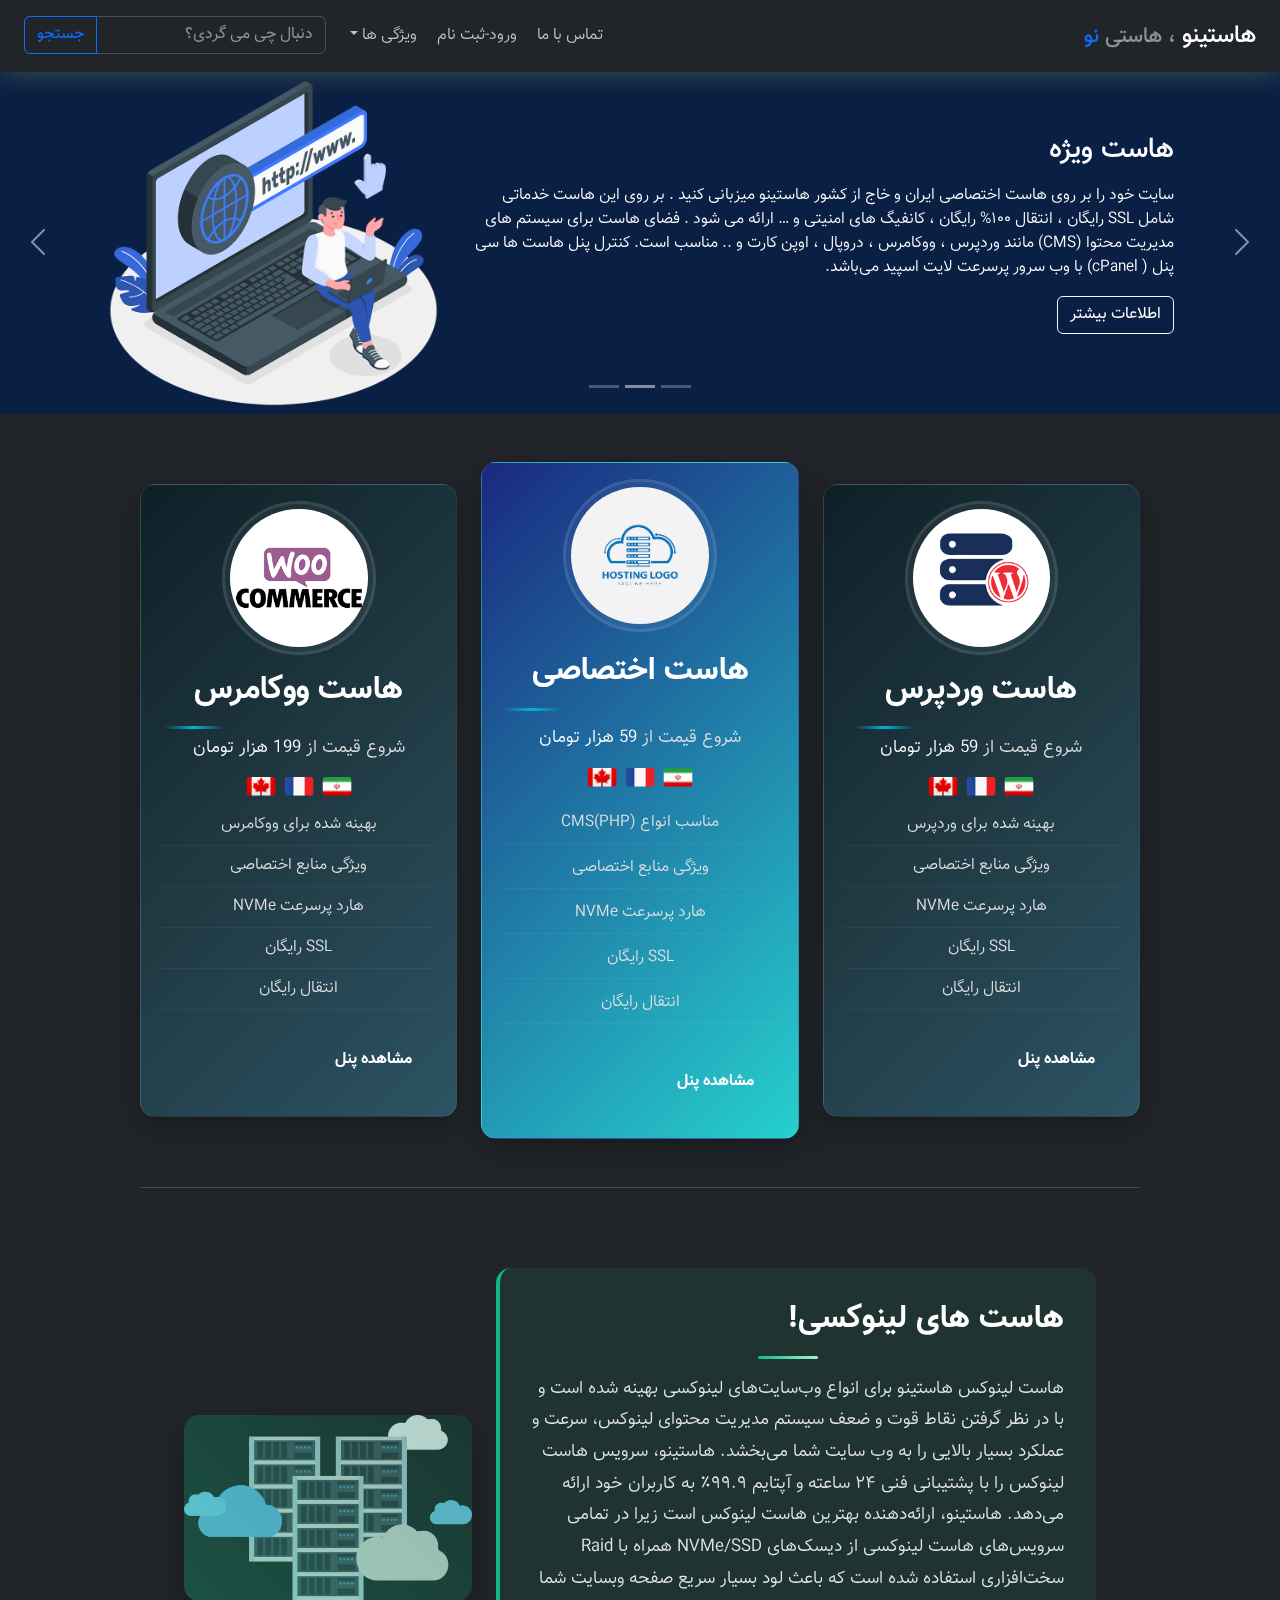
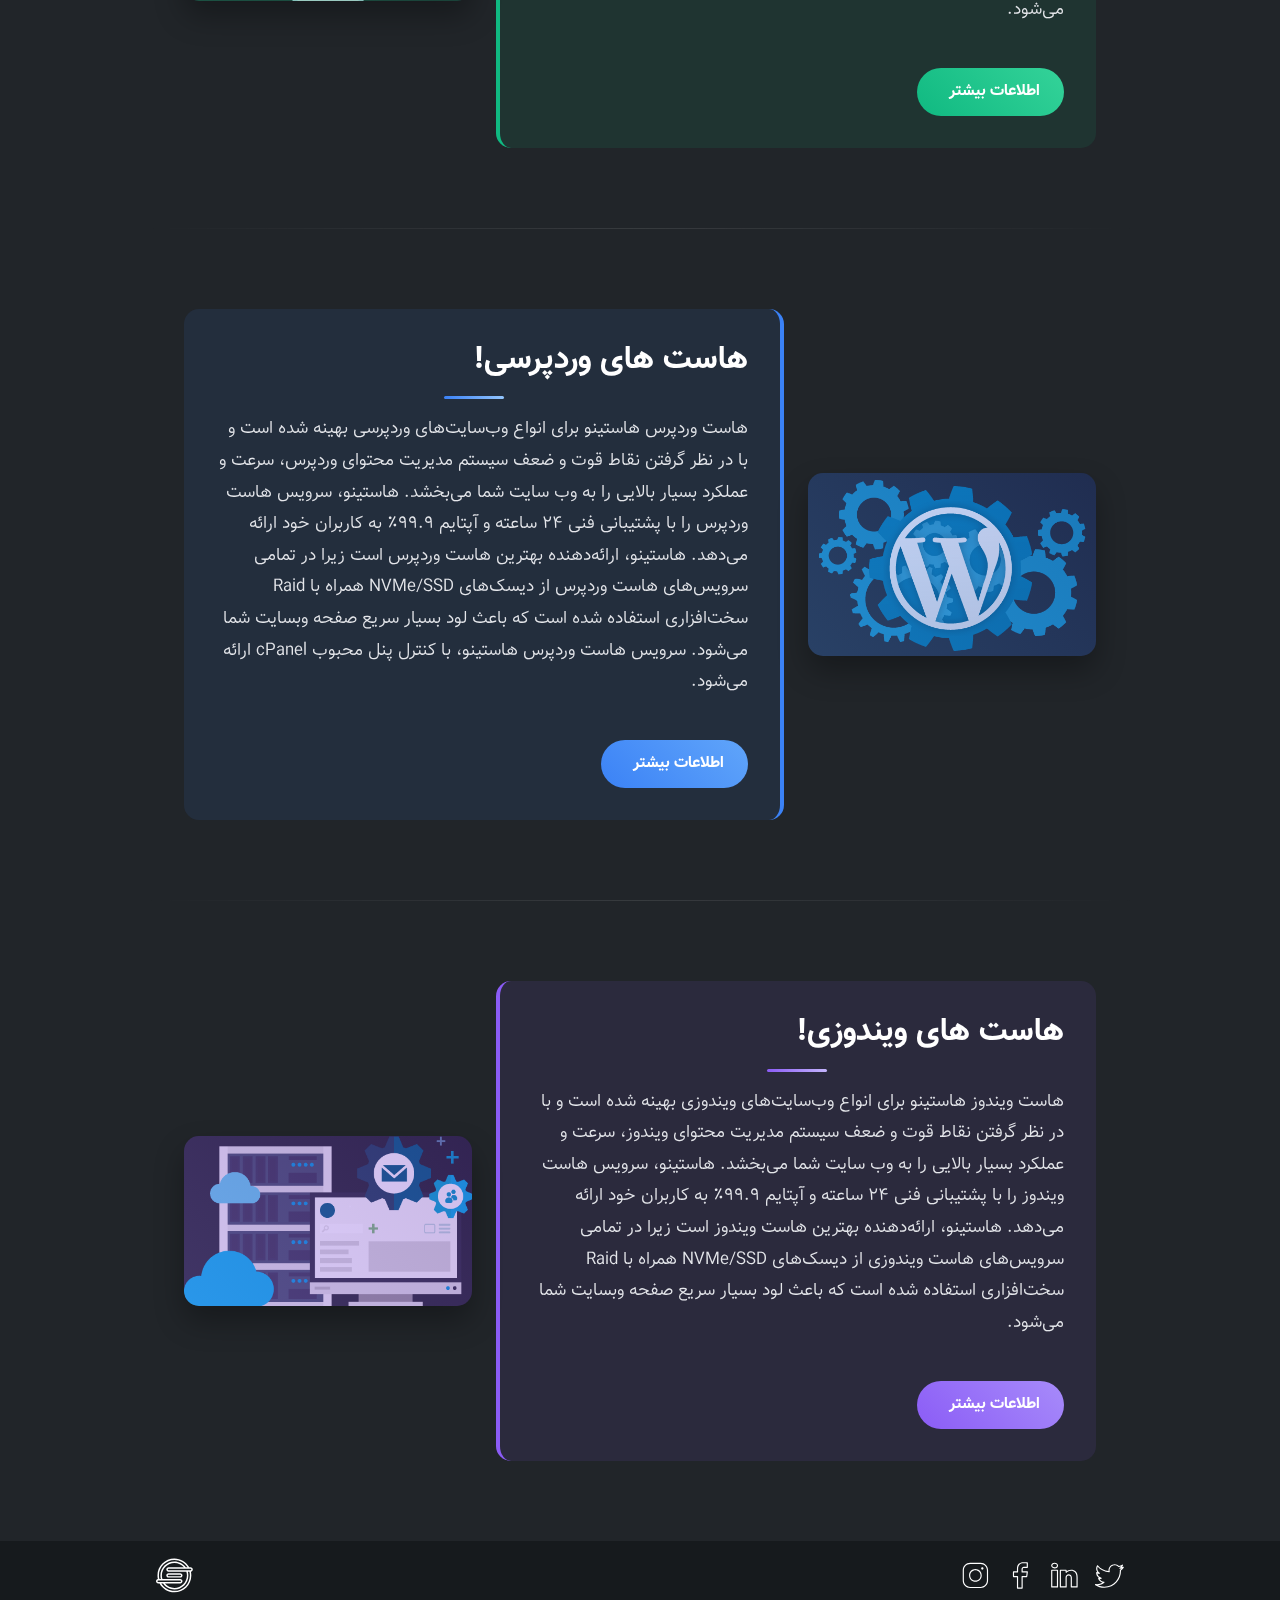
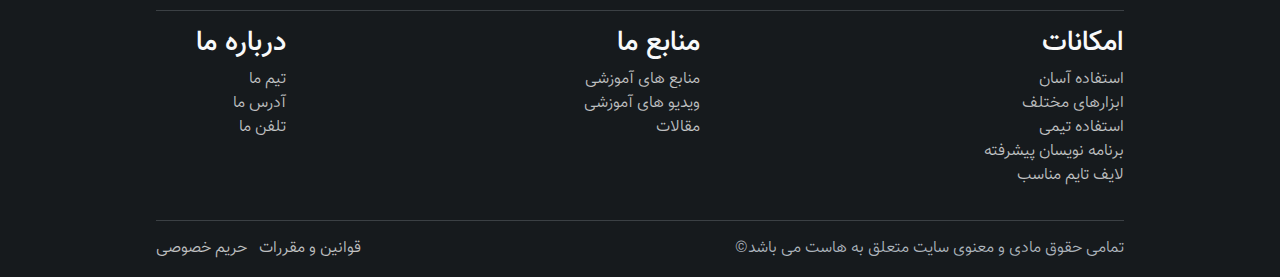
<file: index.html>
<!DOCTYPE html>
<html lang="fa" data-bs-theme="dark" dir="rtl">
<head>
    <meta charset="UTF-8">
    <meta name="viewport" content="width=device-width, initial-scale=1.0">
    <title>Hostino-landingpage</title>
    <link rel="icon" href="./style/images/icons8-ioxhost-32.png">
    <link rel="stylesheet" href="https://cdnjs.cloudflare.com/ajax/libs/font-awesome/6.4.0/css/all.min.css" integrity="sha512-iecdLmaskl7CVkqkXNQ/ZH/XLlvWZOJyj7Yy7tcenmpD1ypASozpmT/E0iPtmFIB46ZmdtAc9eNBvH0H/ZpiBw==" crossorigin="anonymous" referrerpolicy="no-referrer" />
    <link rel="stylesheet" href="./style/fonts/vazir.css">
    <link rel="stylesheet" href="./style/css/bootstrap.rtl.min.css">
    <link rel="stylesheet" href="./style/css/style.css">
</head>

<style>
    .hosting-card {
        background: linear-gradient(135deg, #0f2027 0%, #203a43 50%, #2c5364 100%);
        border: 1px solid rgba(255, 255, 255, 0.1);
        border-radius: 15px;
        box-shadow: 0 10px 30px rgba(0, 0, 0, 0.3);
        transition: all 0.3s ease;
        color: #e0e0e0;
        position: relative;
        overflow: hidden;
    }
    
    .hosting-card::before {
        content: '';
        position: absolute;
        top: -2px;
        left: -2px;
        right: -2px;
        bottom: -2px;
        background: linear-gradient(45deg, #00b4db, #0083b0, #00b4db);
        z-index: -1;
        border-radius: 16px;
        opacity: 0.7;
        transition: opacity 0.3s ease;
    }
    
    .hosting-card:hover {
        transform: translateY(-5px);
        box-shadow: 0 15px 35px rgba(0, 0, 0, 0.4);
    }
    
    .hosting-card:hover::before {
        opacity: 1;
    }
    
    .featured-card {
        background: linear-gradient(135deg, #1a2980 0%, #26d0ce 100%);
    }
    
    .featured-card::before {
        background: linear-gradient(45deg, #ff8a00, #e52e71, #ff8a00);
    }
    
    .hosting-img {
        width: 100px;
        height: 100px;
        object-fit: contain;
        border: 3px solid rgba(255, 255, 255, 0.1);
        padding: 5px;
        background: rgba(255, 255, 255, 0.05);
        transition: all 0.3s ease;
    }
    
    .hosting-card:hover .hosting-img {
        transform: scale(1.05);
        border-color: rgba(255, 255, 255, 0.3);
    }
    
    .hosting-title {
        font-weight: 700;
        color: #fff;
        position: relative;
        padding-bottom: 10px;
    }
    
    .hosting-title::after {
        content: '';
        position: absolute;
        bottom: 0;
        left: 50%;
        transform: translateX(-50%);
        width: 50px;
        height: 2px;
        background: linear-gradient(to right, transparent, #00b4db, transparent);
    }
    
    .hosting-price {
        display: block;
        margin-bottom: 15px;
        font-size: 1.1rem;
    }
    
    .hosting-features li {
        padding: 8px 0;
        border-bottom: 1px solid rgba(255, 255, 255, 0.05);
        transition: all 0.2s ease;
    }
    
    .hosting-features li:hover {
        background: rgba(255, 255, 255, 0.03);
        padding-left: 5px;
    }
    
    .hosting-btn {
        background: transparent;
        border: 2px solid rgba(255, 255, 255, 0.2);
        color: #fff;
        font-weight: 600;
        border-radius: 30px;
        padding: 10px;
        transition: all 0.3s ease;
        margin-top: 10px;
    }
    
    .hosting-btn:hover {
        background: rgba(255, 255, 255, 0.1);
        border-color: #00b4db;
        color: #fff;
        transform: translateY(-2px);
    }
    
    .image-flags {
        width: 30px;
        height: 20px;
        object-fit: cover;
        border-radius: 3px;
        transition: transform 0.3s ease;
    }
    
    .image-flags:hover {
        transform: scale(1.2);
    }
</style>
<body>
    <header>
        <div class="navbar navbar-expand-lg px-4 py-3 box-shadow-wide fixed-top bg-dark">
            <h1 class="navbar-brand fs-4 mb-0">هاستینو<small class="text-muted"> ، هاستی <span class="text-primary">نو</span></small></h1>
            <button class="navbar-toggler" type="button" data-bs-target="#navbarHeader" data-bs-toggle="offcanvas">
                <span class="fa-solid fa-bars"></span>
            </button>
            <div class="offcanvas offcanvas-start" id="navbarHeader">
                <div class="offcanvas-header">
                    <h2 class="offcanvas-title">هاستینو</h2>
                    <button class="btn-close btn-close-white" type="button" data-bs-target="#navbarHeader" data-bs-toggle="offcanvas"></button>
                </div>
                <div class="offcanvas-body">
                    <ul class="navbar-nav gap-1 m-0 ms-auto me-3">
                        <li class="nav-item">
                            <a href="https://parsamoloody.github.io/hostino/contactus" class="nav-link link-light link-opacity-75 link-opacity-100-hover">تماس با ما</a>
                        </li>
                        <li class="nav-item">
                            <a href="#" class="nav-link link-light link-opacity-75 link-opacity-100-hover">ورود-ثبت نام</a>
                        </li>
                        <li class="nav-item dropdown">
                            <a href="#" class="nav-link link-light link-opacity-75 link-opacity-100-hover dropdown-toggle" data-bs-toggle="dropdown">ویژگی ها</a>
                            <ul class="dropdown-menu mb-3 mb-lg-0">
                                <li>
                                    <a class="dropdown-item link-light link-opacity-75 link-opacity-100-hover" href="#">استفاده آسان</a>
                                </li>
                                <li>
                                    <a class="dropdown-item link-light link-opacity-75 link-opacity-100-hover" href="#">ابزارهای مختلف</a>
                                </li>
                                <li>
                                    <a class="dropdown-item link-light link-opacity-75 link-opacity-100-hover" href="#">استفاده تیمی</a>
                                </li>
                            </ul>
                        </li>
                    </ul>
                    <form action="#">
                        <div class="input-group">
                            <input class="form-control rounded-0 rounded-start" type="text" placeholder="دنبال چی می گردی؟">
                            <button class="btn btn-outline-primary rounded-0 rounded-end" type="submit">جستجو</button>
                        </div>
                    </form>
                </div>
            </div>
        </div>
    </header>

    <main>
        <div class="carousel slide" id="mainCarousel">
            <div class="carousel-indicators d-none d-lg-flex">
                <button type="button" data-bs-target="#mainCarousel" data-bs-slide-to="0"></button>
                <button class="active" type="button" data-bs-target="#mainCarousel" data-bs-slide-to="1"></button>
                <button type="button" data-bs-target="#mainCarousel" data-bs-slide-to="2"></button>
            </div>
            <div class="carousel-inner">
                <div class="carousel-item">
                    <div class="container-fluid">
                        <div class="row flex-column flex-md-row-reverse align-items-center justify-content-between">
                            <div class="col-sm-9 col-md-6 col-lg-4">
                                <img class="d-block w-100 mx-auto" src="./style/images/img-1.png" alt="host image">
                            </div>
                            <div class="carousel-caption p-0 py-lg-4 px-lg-3 col-md-6 col-lg-8 text-start text-white">
                                <h3 class="mb-lg-3">هاست رایگان</h3>
                                <p>سایت خود را بر روی هاست اختصاصی ایران و خاج از کشور هاستینو میزبانی کنید . بر روی این هاست خدماتی شامل SSL رایگان ، انتقال ۱۰۰% رایگان ، کانفیگ های امنیتی و … ارائه می شود . فضای هاست برای سیستم های مدیریت محتوا (CMS) مانند وردپرس ، ووکامرس ، دروپال ، اوپن کارت و .. مناسب است. کنترل پنل هاست ها سی پنل ( cPanel) با وب سرور پرسرعت لایت اسپید می‌باشد.</p>
                                <button class="btn btn-outline-light mb-3">اطلاعات بیشتر</button>
                            </div>
                        </div>
                    </div>
                </div>
                <div class="carousel-item active">
                    <div class="container-fluid">
                        <div class="row flex-column flex-md-row-reverse align-items-center justify-content-between">
                            <div class="col-sm-9 col-md-6 col-lg-4">
                                <img class="d-block w-100 mx-auto" src="./style/images/img-3.png" alt="host image">
                            </div>
                            <div class="carousel-caption p-0 py-lg-4 px-lg-3 col-md-6 col-lg-8 text-start text-white">
                                <h3 class="mb-lg-3">هاست ویژه</h3>
                                <p>سایت خود را بر روی هاست اختصاصی ایران و خاج از کشور هاستینو میزبانی کنید . بر روی این هاست خدماتی شامل SSL رایگان ، انتقال ۱۰۰% رایگان ، کانفیگ های امنیتی و … ارائه می شود . فضای هاست برای سیستم های مدیریت محتوا (CMS) مانند وردپرس ، ووکامرس ، دروپال ، اوپن کارت و .. مناسب است. کنترل پنل هاست ها سی پنل ( cPanel) با وب سرور پرسرعت لایت اسپید می‌باشد.</p>
                                <button class="btn btn-outline-light mb-3">اطلاعات بیشتر</button>
                            </div>
                        </div>
                    </div>
                </div>
                <div class="carousel-item">
                    <div class="container-fluid">
                        <div class="row flex-column flex-md-row-reverse align-items-center justify-content-between">
                            <div class="col-sm-9 col-md-6 col-lg-4">
                                <img class="d-block w-100 mx-auto" src="./style/images/img-2.png" alt="host image">
                            </div>
                            <div class="carousel-caption p-0 py-lg-4 px-lg-3 col-md-6 col-lg-8 text-start text-white">
                                <h3 class="mb-lg-3">هاست رایگان</h3>
                                <p>سایت خود را بر روی هاست اختصاصی ایران و خاج از کشور هاستینو میزبانی کنید . بر روی این هاست خدماتی شامل SSL رایگان ، انتقال ۱۰۰% رایگان ، کانفیگ های امنیتی و … ارائه می شود . فضای هاست برای سیستم های مدیریت محتوا (CMS) مانند وردپرس ، ووکامرس ، دروپال ، اوپن کارت و .. مناسب است. کنترل پنل هاست ها سی پنل ( cPanel) با وب سرور پرسرعت لایت اسپید می‌باشد.</p>
                                <button class="btn btn-outline-light mb-3">اطلاعات بیشتر</button>
                            </div>
                        </div>
                    </div>
                </div>
            </div>
            <button class="carousel-control-prev" data-bs-target="#mainCarousel" data-bs-slide="prev">
                <span class="carousel-control-prev-icon"></span>
            </button>
            <button class="carousel-control-next" data-bs-target="#mainCarousel" data-bs-slide="next">
                <span class="carousel-control-next-icon"></span>
            </button>
        </div>
        <div class="container main-container py-5"
    >
            <!-- Cards -->
            <div class="row align-items-center gy-3 gy-sm-0">
                <div class="col-sm-6 col-md-4 order-sm-0">
                    <div class="card py-3 px-1 text-center overflow-hidden hosting-card">
                        <img class="card-img-top rounded-circle mx-auto hosting-img" src="./style/images/wordpress.png" alt="Hostino photo">
                        <div class="card-body">
                             <h2 class="card-title mb-3 hosting-title">هاست وردپرس</h2>
                             <span class="hosting-price">شروع قیمت از<span class="text-white"> 59 هزار تومان</span></span>
                             <div class="d-flex justify-content-center align-items-center column-gap-2 mt-2">
                                <img class="image-flags" src="./style/images/ir.png.webp" alt="Iran photo">
                                <img class="image-flags" src="./style/images/france.png" alt="France photo">
                                <img class="image-flags" src="./style/images/ca.png.webp" alt="Canda photo">
                             </div>
                             <ul class="list-unstyled mt-2 hosting-features">
                                <li class="text-center"><span class="fa-solid fa-check text-success"></span>بهینه شده برای وردپرس</li>
                                <li class="text-center"><span class="fa-solid fa-check text-success"></span>ویژگی منابع اختصاصی</li>
                                <li class="text-center"><span class="fa-solid fa-check text-success"></span>هارد پرسرعت NVMe</li>
                                <li class="text-center"><span class="fa-solid fa-check text-success"></span>SSL رایگان</li>
                                <li class="text-center"><span class="fa-solid fa-check text-success"></span>انتقال رایگان</li>
                             </ul>
                             <a href="https://parsamoloody.github.io/hostino//products/wordpress.html" class="btn hosting-btn col-12">مشاهده پنل</a>
                        </div>
                    </div>
                </div>
                <div class="col-sm-8 col-md-4 order-sm-2 order-md-1 mt-sm-4 mt-md-0 mx-sm-auto">
                    <div class="card px-1 py-3 text-center overflow-hidden hosting-card featured-card">
                        <img class="card-img-top rounded-circle mx-auto mb-0 mb-md-1 hosting-img" src="./style/images/hosting-company-logo-design_717991-4.png" alt="Hostino photo">
                        <div class="card-body">
                             <h2 class="card-title text-white mb-3 mb-lg-4 hosting-title">هاست اختصاصی</h2>
                             <span class="hosting-price">شروع قیمت از<span class="text-white"> 59 هزار تومان</span></span>
                             <div class="d-flex justify-content-center align-items-center column-gap-2 mt-2 mt-md-3">
                                <img class="image-flags" src="./style/images/ir.png.webp" alt="Iran photo">
                                <img class="image-flags" src="./style/images/france.png" alt="France photo">
                                <img class="image-flags" src="./style/images/ca.png.webp" alt="Canda photo">
                             </div>
                             <ul class="list-unstyled mt-2 mt-md-3 mb-3 mb-md-4 hosting-features">
                                <li class="mb-0 mb-lg-1 text-center"><span class="fa-solid fa-check text-success"></span>مناسب انواع CMS(PHP)</li>
                                <li class="mb-0 mb-lg-1 text-center"><span class="fa-solid fa-check text-success"></span>ویژگی منابع اختصاصی</li>
                                <li class="mb-0 mb-lg-1 text-center"><span class="fa-solid fa-check text-success"></span>هارد پرسرعت NVMe</li>
                                <li class="mb-0 mb-lg-1 text-center"><span class="fa-solid fa-check text-success"></span>SSL رایگان</li>
                                <li class="mb-0 mb-lg-1 text-center"><span class="fa-solid fa-check text-success"></span>انتقال رایگان</li>
                             </ul>
                             <a href="https://parsamoloody.github.io/hostino/specifi.html" class="btn hosting-btn col-12">مشاهده پنل</a>
                        </div>
                    </div>
                </div>
                <div class="col-sm-6 col-md-4 order-sm-1 order-md-2">
                    <div class="card py-3 px-1 text-center overflow-hidden hosting-card">
                        <img class="card-img-top rounded-circle mx-auto hosting-img" src="./style/images/WooCommerce3.png" alt="Hostino photo">
                        <div class="card-body">
                             <h2 class="card-title mb-3 hosting-title">هاست ووکامرس</h2>
                             <span class="hosting-price">شروع قیمت از<span class="text-white"> 199 هزار تومان</span></span>
                             <div class="d-flex justify-content-center align-items-center column-gap-2 mt-2">
                                <img class="image-flags" src="./style/images/ir.png.webp" alt="Iran photo">
                                <img class="image-flags" src="./style/images/france.png" alt="France photo">
                                <img class="image-flags" src="./style/images/ca.png.webp" alt="Canda photo">
                             </div>
                             <ul class="list-unstyled mt-2 hosting-features">
                                <li class="text-center"><span class="fa-solid fa-check text-success"></span>بهینه شده برای ووکامرس</li>
                                <li class="text-center"><span class="fa-solid fa-check text-success"></span>ویژگی منابع اختصاصی</li>
                                <li class="text-center"><span class="fa-solid fa-check text-success"></span>هارد پرسرعت NVMe</li>
                                <li class="text-center"><span class="fa-solid fa-check text-success"></span>SSL رایگان</li>
                                <li class="text-center"><span class="fa-solid fa-check text-success"></span>انتقال رایگان</li>
                             </ul>
                             <a href="https://parsamoloody.github.io/hostino/woocamers.html" class="btn hosting-btn col-12">مشاهده پنل</a>
                        </div>
                    </div>
                </div>
            </div>

            <hr class="my-sm-4 my-md-5">
            <div class="hosting-section">
                <!-- Linux Hosting -->
                <div class="row align-items-center hosting-row">
                    <div class="col-sm-8 order-last order-sm-first">
                        <div class="hosting-content linux-content">
                            <h3 class="hosting-title">هاست های لینوکسی!</h3>
                            <p class="hosting-description">
                                هاست لینوکس هاستینو برای انواع وب‌سایت‌های لینوکسی بهینه شده است و با در نظر گرفتن نقاط قوت و ضعف سیستم مدیریت محتوای لینوکس، سرعت و عملکرد بسیار بالایی را به وب سایت شما می‌بخشد. هاستینو، سرویس هاست لینوکس را با پشتیبانی فنی ۲۴ ساعته و آپتایم ۹۹.۹٪ به کاربران خود ارائه می‌دهد. هاستینو، ارائه‌دهنده بهترین هاست لینوکس است زیرا در تمامی سرویس‌های هاست لینوکسی از دیسک‌های NVMe/SSD همراه با Raid سخت‌افزاری استفاده شده است که باعث لود بسیار سریع صفحه وبسایت شما می‌شود.
                            </p>
                            <a href="https://parsamoloody.github.io/hostino/products/linux.html" class="hosting-btn">اطلاعات بیشتر <i class="fas fa-arrow-left ms-2"></i></a>
                        </div>
                    </div>
                    <div class="col-sm-4 order-first order-sm-last">
                        <div class="hosting-image-container">
                            <img class="hosting-image" src="./style/images/Hosting-PNG-Cutout.png" alt="Linux hosting">
                            <div class="image-overlay linux-overlay"></div>
                        </div>
                    </div>
                </div>
            
                <div class="divider"></div>
            
                <!-- WordPress Hosting -->
                <div class="row align-items-center hosting-row">
                    <div class="col-sm-4">
                        <div class="hosting-image-container">
                            <img class="hosting-image" src="./style/images/wordpress (1).png" alt="WordPress hosting">
                            <div class="image-overlay wp-overlay"></div>
                        </div>
                    </div>
                    <div class="col-sm-8">
                        <div class="hosting-content wp-content">
                            <h3 class="hosting-title">هاست های وردپرسی!</h3>
                            <p class="hosting-description">
                                هاست وردپرس هاستینو برای انواع وب‌سایت‌های وردپرسی بهینه شده است و با در نظر گرفتن نقاط قوت و ضعف سیستم مدیریت محتوای وردپرس، سرعت و عملکرد بسیار بالایی را به وب سایت شما می‌بخشد. هاستینو، سرویس هاست وردپرس را با پشتیبانی فنی ۲۴ ساعته و آپتایم ۹۹.۹٪ به کاربران خود ارائه می‌دهد. هاستینو، ارائه‌دهنده بهترین هاست وردپرس است زیرا در تمامی سرویس‌های هاست وردپرس از دیسک‌های NVMe/SSD همراه با Raid سخت‌افزاری استفاده شده است که باعث لود بسیار سریع صفحه وبسایت شما می‌شود. سرویس هاست وردپرس هاستینو، با کنترل پنل محبوب cPanel ارائه می‌شود.
                            </p>
                            <a href="https://parsamoloody.github.io/hostino/products/wordpress.html" class="hosting-btn">اطلاعات بیشتر <i class="fas fa-arrow-left ms-2"></i></a>
                        </div>
                    </div>
                </div>
            
                <div class="divider"></div>
            
                <div class="row align-items-center hosting-row">
                    <div class="col-sm-8 order-last order-sm-first">
                        <div class="hosting-content windows-content">
                            <h3 class="hosting-title">هاست های ویندوزی!</h3>
                            <p class="hosting-description">
                                هاست ویندوز هاستینو برای انواع وب‌سایت‌های ویندوزی بهینه شده است و با در نظر گرفتن نقاط قوت و ضعف سیستم مدیریت محتوای ویندوز، سرعت و عملکرد بسیار بالایی را به وب سایت شما می‌بخشد. هاستینو، سرویس هاست ویندوز را با پشتیبانی فنی ۲۴ ساعته و آپتایم ۹۹.۹٪ به کاربران خود ارائه می‌دهد. هاستینو، ارائه‌دهنده بهترین هاست ویندوز است زیرا در تمامی سرویس‌های هاست ویندوزی از دیسک‌های NVMe/SSD همراه با Raid سخت‌افزاری استفاده شده است که باعث لود بسیار سریع صفحه وبسایت شما می‌شود.
                            </p>
                            <a href="https://parsamoloody.github.io/hostino/products/windows.html" class="hosting-btn">اطلاعات بیشتر <i class="fas fa-arrow-left ms-2"></i></a>
                        </div>
                    </div>
                    <div class="col-sm-4 order-first order-sm-last">
                        <div class="hosting-image-container">
                            <img class="hosting-image" src="./style/images/Hosting-PNG-Image.png" alt="Windows hosting">
                            <div class="image-overlay windows-overlay"></div>
                        </div>
                    </div>
                </div>
            </div>
            
            <style>
                .hosting-section {
/*  */
                }
            
                .hosting-row {
                    margin: 0 auto;
                    max-width: 1200px;
                    padding: 2rem;
                }
            
                .hosting-content {
                    padding: 2rem;
                    border-radius: 15px;
                    position: relative;
                    z-index: 1;
                    transition: all 0.4s ease;
                }
            
                .linux-content {
                    background: rgba(16, 185, 129, 0.1);
                    border-left: 4px solid #10b981;
                }
            
                .wp-content {
                    background: rgba(59, 130, 246, 0.1);
                    border-right: 4px solid #3b82f6;
                }
            
                .windows-content {
                    background: rgba(139, 92, 246, 0.1);
                    border-left: 4px solid #8b5cf6;
                }
            
                .hosting-title {
                    font-size: 2rem;
                    font-weight: 700;
                    margin-bottom: 1.5rem;
                    position: relative;
                    display: inline-block;
                }
            
                .hosting-title::after {
                    content: '';
                    position: absolute;
                    bottom: -10px;
                    left: 0;
                    width: 60px;
                    height: 3px;
                    border-radius: 3px;
                }
            
                .linux-content .hosting-title::after {
                    background: linear-gradient(to right, #10b981, #a7f3d0);
                }
            
                .wp-content .hosting-title::after {
                    background: linear-gradient(to right, #3b82f6, #93c5fd);
                }
            
                .windows-content .hosting-title::after {
                    background: linear-gradient(to right, #8b5cf6, #c4b5fd);
                }
            
                .hosting-description {
                    font-size: 1.1rem;
                    line-height: 1.8;
                    margin-bottom: 2rem;
                    color: #e5e7eb;
                }
            
                .hosting-btn {
                    display: inline-flex;
                    align-items: center;
                    padding: 0.75rem 1.5rem;
                    border-radius: 50px;
                    font-weight: 600;
                    text-decoration: none;
                    transition: all 0.3s ease;
                    position: relative;
                    overflow: hidden;
                    z-index: 1;
                    border: none;
                }
            
                .linux-content .hosting-btn {
                    background: linear-gradient(45deg, #10b981, #34d399);
                    color: white;
                }
            
                .wp-content .hosting-btn {
                    background: linear-gradient(45deg, #3b82f6, #60a5fa);
                    color: white;
                }
            
                .windows-content .hosting-btn {
                    background: linear-gradient(45deg, #8b5cf6, #a78bfa);
                    color: white;
                }
            
                .hosting-btn::before {
                    content: '';
                    position: absolute;
                    top: 0;
                    left: 0;
                    width: 100%;
                    height: 100%;
                    background: rgba(255, 255, 255, 0.1);
                    z-index: -1;
                    transform: scaleX(0);
                    transform-origin: right;
                    transition: transform 0.4s ease;
                }
            
                .hosting-btn:hover::before {
                    transform: scaleX(1);
                    transform-origin: left;
                }
            
                .hosting-btn:hover {
                    transform: translateY(-3px);
                    box-shadow: 0 10px 20px rgba(0, 0, 0, 0.2);
                }
            
                .hosting-image-container {
                    position: relative;
                    border-radius: 15px;
                    overflow: hidden;
                    box-shadow: 0 15px 30px rgba(0, 0, 0, 0.3);
                    transition: all 0.4s ease;
                }
            
                .hosting-image {
                    width: 100%;
                    height: auto;
                    display: block;
                    transition: transform 0.5s ease;
                }
            
                .image-overlay {
                    position: absolute;
                    top: 0;
                    left: 0;
                    width: 100%;
                    height: 100%;
                    opacity: 0.3;
                    transition: all 0.4s ease;
                }
            
                .linux-overlay {
                    background: linear-gradient(45deg, #10b981, #065f46);
                }
            
                .wp-overlay {
                    background: linear-gradient(45deg, #3b82f6, #1e40af);
                }
            
                .windows-overlay {
                    background: linear-gradient(45deg, #8b5cf6, #5b21b6);
                }
            
                .hosting-image-container:hover {
                    transform: translateY(-10px);
                }
            
                .hosting-image-container:hover .hosting-image {
                    transform: scale(1.05);
                }
            
                .hosting-image-container:hover .image-overlay {
                    opacity: 0.5;
                }
            
                .divider {
                    height: 1px;
                    background: linear-gradient(to right, transparent, rgba(255, 255, 255, 0.1), transparent);
                    margin: 3rem auto;
                    max-width: 1200px;
                }
            
                @media (max-width: 768px) {
                    .hosting-content {
                        padding: 1.5rem;
                        margin-top: 1.5rem;
                    }
                    
                    .hosting-title {
                        font-size: 1.7rem;
                    }
                    
                    .hosting-description {
                        font-size: 1rem;
                    }
                }
            </style>
        </div>
    </main>

    <footer>
        <div class="container p-3">
            <div class="d-flex justify-content-between align-items-center">
                <div class="d-flex column-gap-3">
                    <a href="#">
                        <svg class="text-light" xmlns="http://www.w3.org/2000/svg" xmlns:xlink="http://www.w3.org/1999/xlink" viewBox="0,0,256,256" width="70px" height="70px" fill-rule="nonzero"><g fill="#ffffff" fill-rule="nonzero" stroke="none" stroke-width="1" stroke-linecap="butt" stroke-linejoin="miter" stroke-miterlimit="10" stroke-dasharray="" stroke-dashoffset="0" font-family="none" font-weight="none" font-size="none" text-anchor="none" style="mix-blend-mode: normal"><g transform="scale(5.12,5.12)"><path d="M34.21875,5.46875c-5.98047,0 -10.84375,4.86328 -10.84375,10.84375c0,0.35938 0.08984,0.71094 0.125,1.0625c-7.39453,-0.70703 -13.93359,-4.26953 -18.375,-9.71875c-0.20703,-0.26172 -0.52734,-0.40234 -0.86328,-0.37891c-0.33203,0.02344 -0.62891,0.21484 -0.79297,0.50391c-0.93359,1.60547 -1.46875,3.45313 -1.46875,5.4375c0,2.40234 0.85938,4.60156 2.1875,6.40625c-0.25781,-0.11328 -0.53906,-0.17578 -0.78125,-0.3125c-0.30859,-0.16406 -0.67969,-0.15625 -0.98047,0.02344c-0.30078,0.17969 -0.48438,0.50391 -0.48828,0.85156v0.125c0,3.68359 1.90625,6.88281 4.71875,8.84375c-0.03125,-0.00391 -0.0625,0.00781 -0.09375,0c-0.34375,-0.05859 -0.69141,0.0625 -0.92187,0.32422c-0.23047,0.26172 -0.30469,0.625 -0.20312,0.95703c1.11719,3.47266 3.96875,6.125 7.5,7.09375c-2.8125,1.67188 -6.07422,2.65625 -9.59375,2.65625c-0.76172,0 -1.49219,-0.03906 -2.21875,-0.125c-0.46875,-0.0625 -0.91797,0.21094 -1.07422,0.65625c-0.16016,0.44531 0.01563,0.94141 0.41797,1.1875c4.51172,2.89453 9.86719,4.59375 15.625,4.59375c9.33203,0 16.65234,-3.89844 21.5625,-9.46875c4.91016,-5.57031 7.46875,-12.80469 7.46875,-19.5625c0,-0.28516 -0.02344,-0.5625 -0.03125,-0.84375c1.83203,-1.40234 3.46875,-3.04687 4.75,-4.96875c0.25391,-0.37109 0.22656,-0.86719 -0.06641,-1.21094c-0.28906,-0.34375 -0.77734,-0.44922 -1.18359,-0.25781c-0.51562,0.23047 -1.11719,0.25391 -1.65625,0.4375c0.71094,-0.94922 1.32031,-1.97266 1.6875,-3.125c0.125,-0.39453 -0.01172,-0.82812 -0.33594,-1.08594c-0.32422,-0.25391 -0.77734,-0.28516 -1.13281,-0.07031c-1.70703,1.01172 -3.59766,1.72266 -5.59375,2.15625c-1.9375,-1.8125 -4.48828,-3.03125 -7.34375,-3.03125zM34.21875,7.46875c2.55078,0 4.85547,1.08984 6.46875,2.8125c0.24219,0.25 0.59766,0.35547 0.9375,0.28125c1.30469,-0.25781 2.54297,-0.63672 3.75,-1.125c-0.69531,0.9375 -1.55469,1.73828 -2.5625,2.34375c-0.45703,0.22266 -0.67187,0.75 -0.50391,1.23047c0.16406,0.47656 0.66406,0.75391 1.16016,0.64453c1,-0.12109 1.89063,-0.52734 2.84375,-0.78125c-0.85547,0.92578 -1.79297,1.76172 -2.8125,2.5c-0.27734,0.20313 -0.42969,0.53125 -0.40625,0.875c0.01563,0.40625 0.03125,0.80859 0.03125,1.21875c0,6.25 -2.39844,13.03516 -6.96875,18.21875c-4.57031,5.18359 -11.28125,8.8125 -20.0625,8.8125c-3.98828,0 -7.75391,-0.88281 -11.15625,-2.4375c4.21875,-0.32422 8.10938,-1.81641 11.25,-4.28125c0.32813,-0.26172 0.45703,-0.69922 0.32422,-1.09766c-0.13281,-0.39844 -0.5,-0.67187 -0.91797,-0.68359c-3.29687,-0.05859 -6.05859,-1.97656 -7.53125,-4.6875c0.05469,0 0.10156,0 0.15625,0c0.98828,0 1.96484,-0.125 2.875,-0.375c0.4375,-0.12891 0.73828,-0.53516 0.72266,-0.99219c-0.01562,-0.45703 -0.33984,-0.84766 -0.78516,-0.94531c-3.55859,-0.71875 -6.22656,-3.61719 -6.84375,-7.21875c1.00781,0.34766 2.03906,0.62109 3.15625,0.65625c0.45703,0.02734 0.87109,-0.25781 1.01172,-0.69141c0.14063,-0.43359 -0.03125,-0.91016 -0.41797,-1.15234c-2.375,-1.58984 -3.9375,-4.29687 -3.9375,-7.375c0,-1.14062 0.29688,-2.1875 0.6875,-3.1875c5,5.48828 12,9.13281 19.90625,9.53125c0.3125,0.01563 0.61719,-0.11328 0.82031,-0.35156c0.20313,-0.24219 0.28125,-0.5625 0.21094,-0.86719c-0.15234,-0.64844 -0.25,-1.33594 -0.25,-2.03125c0,-4.89844 3.94531,-8.84375 8.84375,-8.84375z"></path></g></g></svg>
                    </a>
                    <a href="#">
                        <svg class="text-light" xmlns="http://www.w3.org/2000/svg" xmlns:xlink="http://www.w3.org/1999/xlink" viewBox="0,0,256,256" width="70px" height="70px" fill-rule="nonzero"><g fill="#ffffff" fill-rule="nonzero" stroke="none" stroke-width="1" stroke-linecap="butt" stroke-linejoin="miter" stroke-miterlimit="10" stroke-dasharray="" stroke-dashoffset="0" font-family="none" font-weight="none" font-size="none" text-anchor="none" style="mix-blend-mode: normal"><g transform="scale(5.12,5.12)"><path d="M8,3.01172c-1.68739,0 -3.16452,0.47991 -4.24609,1.35352c-1.08157,0.8736 -1.74219,2.16798 -1.74219,3.58203c0,2.74357 2.45699,4.8672 5.70508,4.99414c0.09162,0.02933 0.18702,0.04512 0.2832,0.04688c1.75357,0 3.24619,-0.51401 4.3125,-1.42383c1.06631,-0.90981 1.67578,-2.22152 1.67578,-3.61719c-0.00015,-0.01824 -0.0008,-0.03648 -0.00195,-0.05469c-0.15402,-2.76089 -2.61155,-4.88086 -5.98633,-4.88086zM8,4.98828c2.60907,0 3.89588,1.28106 4.00586,2.98438c-0.0071,0.83228 -0.3293,1.53924 -0.97461,2.08984c-0.65244,0.55669 -1.65982,0.94922 -3.03125,0.94922c-2.60195,0 -4.01172,-1.41255 -4.01172,-3.06445c0,-0.82595 0.33939,-1.50502 1.00781,-2.04492c0.66843,-0.5399 1.6913,-0.91406 3.00391,-0.91406zM3,15c-0.55226,0.00006 -0.99994,0.44774 -1,1v29c0.00006,0.55226 0.44774,0.99994 1,1h10c0.55226,-0.00006 0.99994,-0.44774 1,-1v-9.33594v-19.66406c-0.00006,-0.55226 -0.44774,-0.99994 -1,-1zM18,15c-0.55226,0.00006 -0.99994,0.44774 -1,1v29c0.00006,0.55226 0.44774,0.99994 1,1h10c0.55226,-0.00006 0.99994,-0.44774 1,-1v-16v-0.25v-0.25c0,-1.94442 1.55558,-3.5 3.5,-3.5c1.94442,0 3.5,1.55558 3.5,3.5v16.5c0.00006,0.55226 0.44774,0.99994 1,1h10c0.55226,-0.00006 0.99994,-0.44774 1,-1v-17c0,-4.12652 -1.21211,-7.39555 -3.25586,-9.625c-2.04375,-2.22945 -4.89493,-3.375 -7.95703,-3.375c-3.90424,0 -6.26548,1.42608 -7.78711,2.60156v-1.60156c-0.00006,-0.55226 -0.44774,-0.99994 -1,-1zM4,17h8v18.66406v8.33594h-8zM19,17h8v2.63867c0.00013,0.41422 0.2556,0.78549 0.64242,0.93364c0.38682,0.14814 0.82494,0.0425 1.10172,-0.26567c0,0 2.9657,-3.30664 8.04297,-3.30664c2.5729,0 4.82842,0.92227 6.48242,2.72656c1.654,1.8043 2.73047,4.53496 2.73047,8.27344v16h-8v-15.5c0.00126,-0.14111 -0.02737,-0.28089 -0.08398,-0.41016c-0.22196,-2.82573 -2.53569,-5.08984 -5.41602,-5.08984c-3.02558,0 -5.5,2.47442 -5.5,5.5v0.25v0.25v15h-8z"></path></g></g></svg>
                    </a>
                    <a href="#">
                        <svg class="text-light" xmlns="http://www.w3.org/2000/svg" xmlns:xlink="http://www.w3.org/1999/xlink" viewBox="0,0,256,256" width="70px" height="70px" fill-rule="nonzero"><g fill="#ffffff" fill-rule="nonzero" stroke="none" stroke-width="1" stroke-linecap="butt" stroke-linejoin="miter" stroke-miterlimit="10" stroke-dasharray="" stroke-dashoffset="0" font-family="none" font-weight="none" font-size="none" text-anchor="none" style="mix-blend-mode: normal"><g transform="scale(5.12,5.12)"><path d="M30.14063,2c-3.27025,0 -6.09523,0.99694 -8.07812,2.9668c-1.9829,1.96986 -3.0625,4.85703 -3.0625,8.40039v4.63281h-6c-0.55226,0.00006 -0.99994,0.44774 -1,1v8c0.00006,0.55226 0.44774,0.99994 1,1h6v19c0.00006,0.55226 0.44774,0.99994 1,1h8c0.55226,-0.00006 0.99994,-0.44774 1,-1v-19h7c0.50395,-0.00003 0.92915,-0.37501 0.99219,-0.875l1,-8c0.03584,-0.28475 -0.05237,-0.57117 -0.24221,-0.78642c-0.18983,-0.21524 -0.46299,-0.33856 -0.74998,-0.33858h-8v-4c0,-1.11667 0.88333,-2 2,-2h6c0.55226,-0.00006 0.99994,-0.44774 1,-1v-7.6543c-0.00063,-0.50124 -0.37221,-0.9246 -0.86914,-0.99023c-0.88367,-0.11725 -4.07368,-0.35547 -6.99023,-0.35547zM30.14063,4c2.43785,0 4.79448,0.19505 5.85938,0.29492v5.70508h-5c-2.19733,0 -4,1.80267 -4,4v5c0.00006,0.55226 0.44774,0.99994 1,1h7.86719l-0.75,6h-7.11719c-0.55226,0.00006 -0.99994,0.44774 -1,1v19h-6v-19c-0.00006,-0.55226 -0.44774,-0.99994 -1,-1h-6v-6h6c0.55226,-0.00006 0.99994,-0.44774 1,-1v-5.63281c0,-3.14464 0.9203,-5.44028 2.47266,-6.98242c1.55235,-1.54214 3.79722,-2.38477 6.66797,-2.38477z"></path></g></g></svg>
                    </a>
                    <a href="#">
                        <svg class="text-light" xmlns="http://www.w3.org/2000/svg" xmlns:xlink="http://www.w3.org/1999/xlink" viewBox="0,0,256,256" width="70px" height="70px" fill-rule="nonzero"><g fill="#ffffff" fill-rule="nonzero" stroke="none" stroke-width="1" stroke-linecap="butt" stroke-linejoin="miter" stroke-miterlimit="10" stroke-dasharray="" stroke-dashoffset="0" font-family="none" font-weight="none" font-size="none" text-anchor="none" style="mix-blend-mode: normal"><g transform="scale(5.12,5.12)"><path d="M16,3c-7.16752,0 -13,5.83248 -13,13v18c0,7.16752 5.83248,13 13,13h18c7.16752,0 13,-5.83248 13,-13v-18c0,-7.16752 -5.83248,-13 -13,-13zM16,5h18c6.08648,0 11,4.91352 11,11v18c0,6.08648 -4.91352,11 -11,11h-18c-6.08648,0 -11,-4.91352 -11,-11v-18c0,-6.08648 4.91352,-11 11,-11zM37,11c-1.10457,0 -2,0.89543 -2,2c0,1.10457 0.89543,2 2,2c1.10457,0 2,-0.89543 2,-2c0,-1.10457 -0.89543,-2 -2,-2zM25,14c-6.06329,0 -11,4.93671 -11,11c0,6.06329 4.93671,11 11,11c6.06329,0 11,-4.93671 11,-11c0,-6.06329 -4.93671,-11 -11,-11zM25,16c4.98241,0 9,4.01759 9,9c0,4.98241 -4.01759,9 -9,9c-4.98241,0 -9,-4.01759 -9,-9c0,-4.98241 4.01759,-9 9,-9z"></path></g></g></svg>
                    </a>
                </div>
                <div>
                    <svg class="ma-icon-brand text-light" xmlns="http://www.w3.org/2000/svg" xmlns:xlink="http://www.w3.org/1999/xlink" viewBox="0,0,256,256" width="70px" height="70px" fill-rule="nonzero"><g fill="#ffffff" fill-rule="nonzero" stroke="none" stroke-width="1" stroke-linecap="butt" stroke-linejoin="miter" stroke-miterlimit="10" stroke-dasharray="" stroke-dashoffset="0" font-family="none" font-weight="none" font-size="none" text-anchor="none" style="mix-blend-mode: normal"><g transform="scale(5.12,5.12)"><path d="M25,2c-12.682,0 -23,10.317 -23,23c0,1.734 0.20527,3.41797 0.57227,5.04297c-1.451,0.21 -2.57227,1.44903 -2.57227,2.95703c0,1.654 1.346,3 3,3h1.81836c3.908,7.141 11.48364,12 20.18164,12c12.682,0 23,-10.317 23,-23c0,-1.734 -0.20527,-3.41797 -0.57227,-5.04297c1.451,-0.21 2.57227,-1.44903 2.57227,-2.95703c0,-1.654 -1.346,-3 -3,-3h-1.81836c-3.908,-7.141 -11.48364,-12 -20.18164,-12zM25,4c7.548,0 14.173,4.006 17.875,10h-1.18164h-1.23633c-3.446,-4.833 -9.08203,-8 -15.45703,-8c-10.477,0 -19,8.523 -19,19c0,1.734 0.25336,3.405 0.69336,5h-1.05078h-1.01953c-0.397,-1.604 -0.62305,-3.275 -0.62305,-5c0,-11.579 9.42,-21 21,-21zM25,8c5.176,0 9.80192,2.338 12.91992,6h-1.39453h-19.52539c-1.654,0 -3,1.346 -3,3c0,1.654 1.346,3 3,3h18h5.16406h1.05273c0.494,1.583 0.7832,3.256 0.7832,5c0,9.374 -7.626,17 -17,17c-5.176,0 -9.80192,-2.338 -12.91992,-6h1.40234h19.51758c1.654,0 3,-1.346 3,-3c0,-1.654 -1.346,-3 -3,-3h-18h-5.16992h-1.04687c-0.494,-1.583 -0.7832,-3.256 -0.7832,-5c0,-9.374 7.626,-17 17,-17zM17,16h30c0.551,0 1,0.449 1,1c0,0.551 -0.449,1 -1,1h-30c-0.551,0 -1,-0.449 -1,-1c0,-0.551 0.449,-1 1,-1zM43.30664,20h1.04883h1.02148c0.397,1.604 0.62305,3.275 0.62305,5c0,11.579 -9.42,21 -21,21c-7.548,0 -14.173,-4.006 -17.875,-10h1.17578h1.24219c3.446,4.833 9.08203,8 15.45703,8c10.477,0 19,-8.523 19,-19c0,-1.734 -0.25336,-3.405 -0.69336,-5zM17,22c-1.654,0 -3,1.346 -3,3c0,1.654 1.346,3 3,3h16c1.654,0 3,-1.346 3,-3c0,-1.654 -1.346,-3 -3,-3zM17,24h16c0.551,0 1,0.449 1,1c0,0.551 -0.449,1 -1,1h-16c-0.551,0 -1,-0.449 -1,-1c0,-0.551 0.449,-1 1,-1zM3,32h30c0.551,0 1,0.449 1,1c0,0.551 -0.449,1 -1,1h-30c-0.551,0 -1,-0.449 -1,-1c0,-0.551 0.449,-1 1,-1z"></path></g></g></svg>
                </div>
            </div>
            <hr class="my-3">
            <div class="d-flex justify-content-between align-items-start flex-wrap">
                <div class="ma-wrap-item">
                    <h5 class="text-light h3">امکانات</h5>
                    <ul class="list-unstyled ms-4 ma-ms-0">
                        <li><a class="link-light link-opacity-75 link-opacity-100-hover" href="#">استفاده آسان</a></li>
                        <li><a class="link-light link-opacity-75 link-opacity-100-hover" href="#">ابزارهای مختلف</a></li>
                        <li><a class="link-light link-opacity-75 link-opacity-100-hover" href="#">استفاده تیمی</a></li>
                        <li><a class="link-light link-opacity-75 link-opacity-100-hover" href="#">برنامه نویسان پیشرفته</a></li>
                        <li><a class="link-light link-opacity-75 link-opacity-100-hover" href="#">لایف تایم مناسب</a></li>
                    </ul>
                </div>
                <div class="ma-wrap-item">
                    <h5 class="text-light h3">منابع ما</h5>
                    <ul class="list-unstyled ms-4 ma-ms-0">
                        <li><a class="link-light link-opacity-75 link-opacity-100-hover" href="#">منابع های آموزشی</a></li>
                        <li><a class="link-light link-opacity-75 link-opacity-100-hover" href="#">ویدیو های آموزشی</a></li>
                        <li><a class="link-light link-opacity-75 link-opacity-100-hover" href="#">مقالات</a></li>
                    </ul>
                </div>
                <div class="ma-wrap-item">
                    <h5 class="text-light h3">درباره ما</h5>
                    <ul class="list-unstyled ms-4 ma-ms-0">
                        <li><a class="link-light link-opacity-75 link-opacity-100-hover" href="#">تیم ما</a></li>
                        <li><a class="link-light link-opacity-75 link-opacity-100-hover" href="#">آدرس ما</a></li>
                        <li><a class="link-light link-opacity-75 link-opacity-100-hover" href="#">تلفن ما</a></li>
                    </ul>
                </div>
            </div>
            <hr class="mb-3">
            <div class="d-flex flex-column flex-sm-row justify-content-between align-items-center">
                <span class="text-center mb-2 mb-sm-0">تمامی حقوق مادی و معنوی سایت متعلق به هاست می باشد&copy;</span>
                <div>
                    <span><a class="link-light link-opacity-75 link-opacity-100-hover me-2" href="#">قوانین و مقررات</a></span>
                    <span><a class="link-light link-opacity-75 link-opacity-100-hover" href="#">حریم خصوصی</a></span>
                </div>
            </div>
        </div>
    </footer>

    <script src="./js/bootstrap.bundle.min.js"></script>
</body>
</html>
</file>
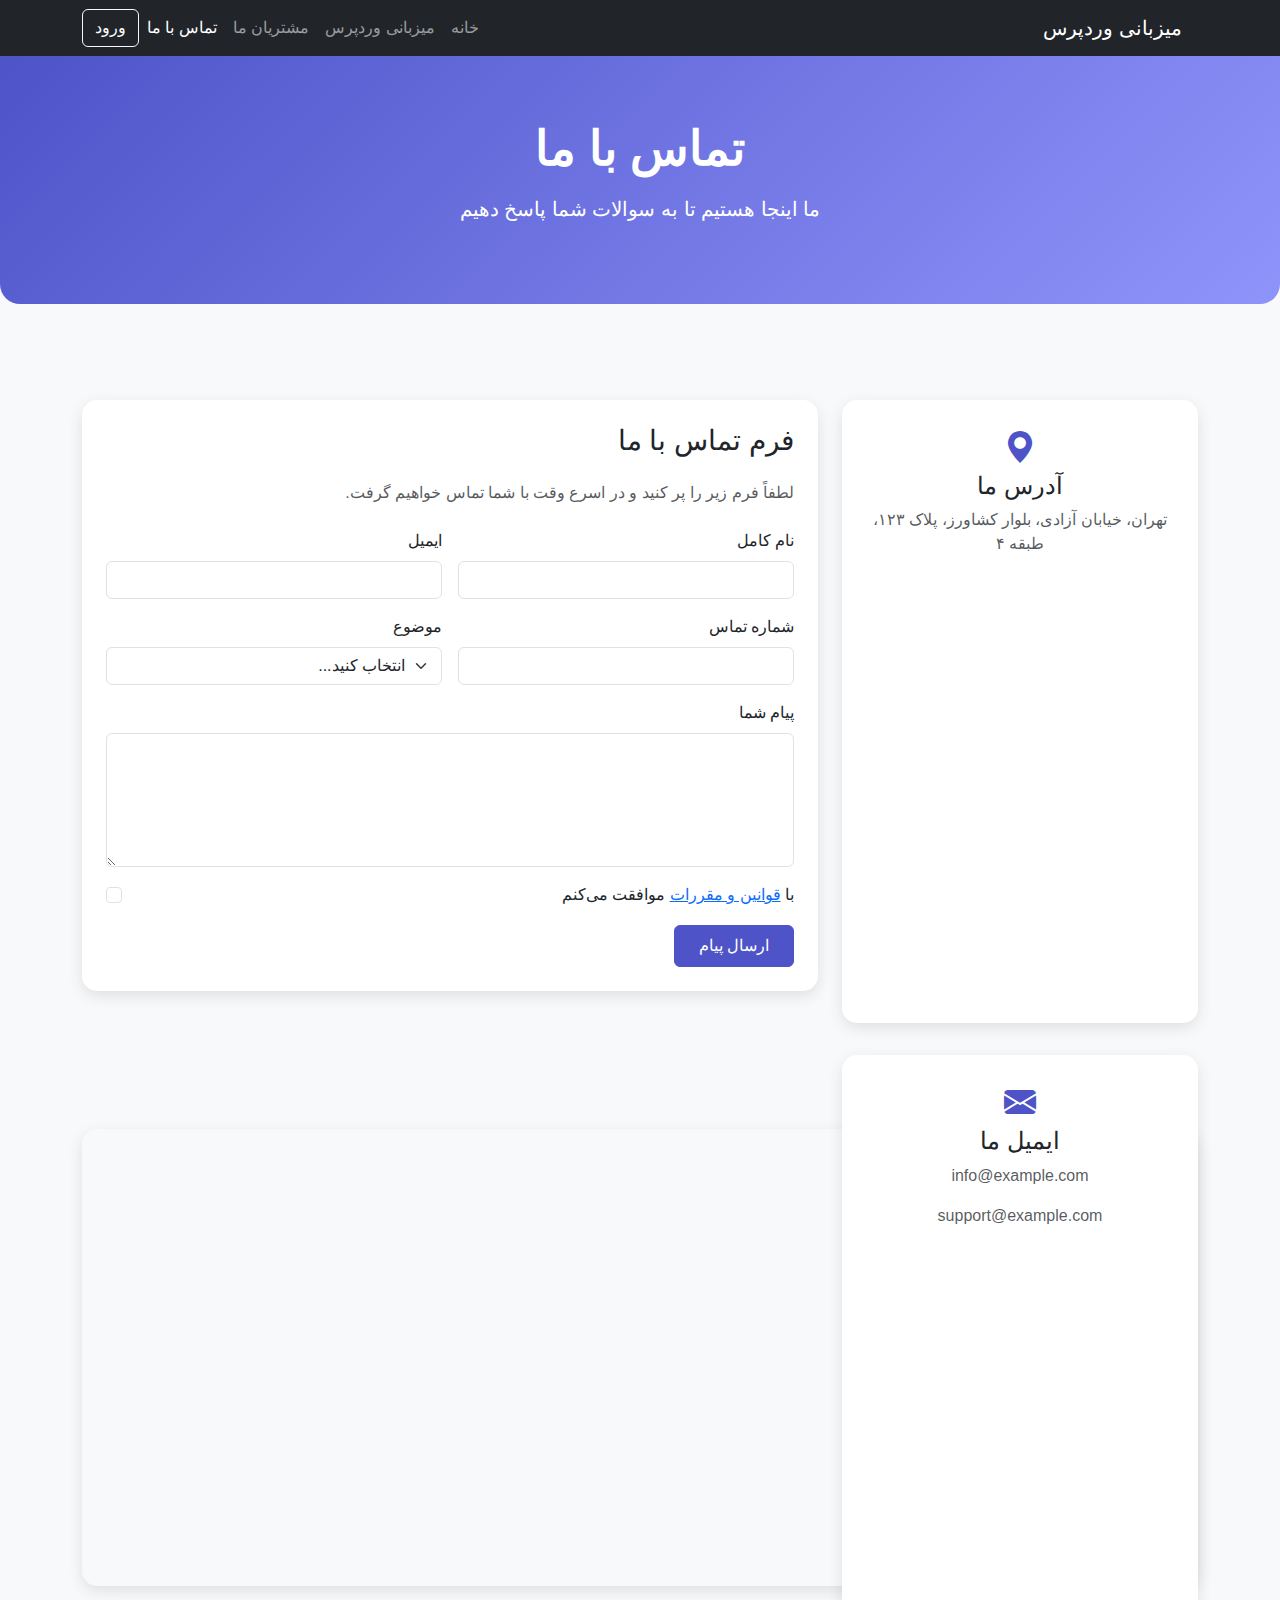
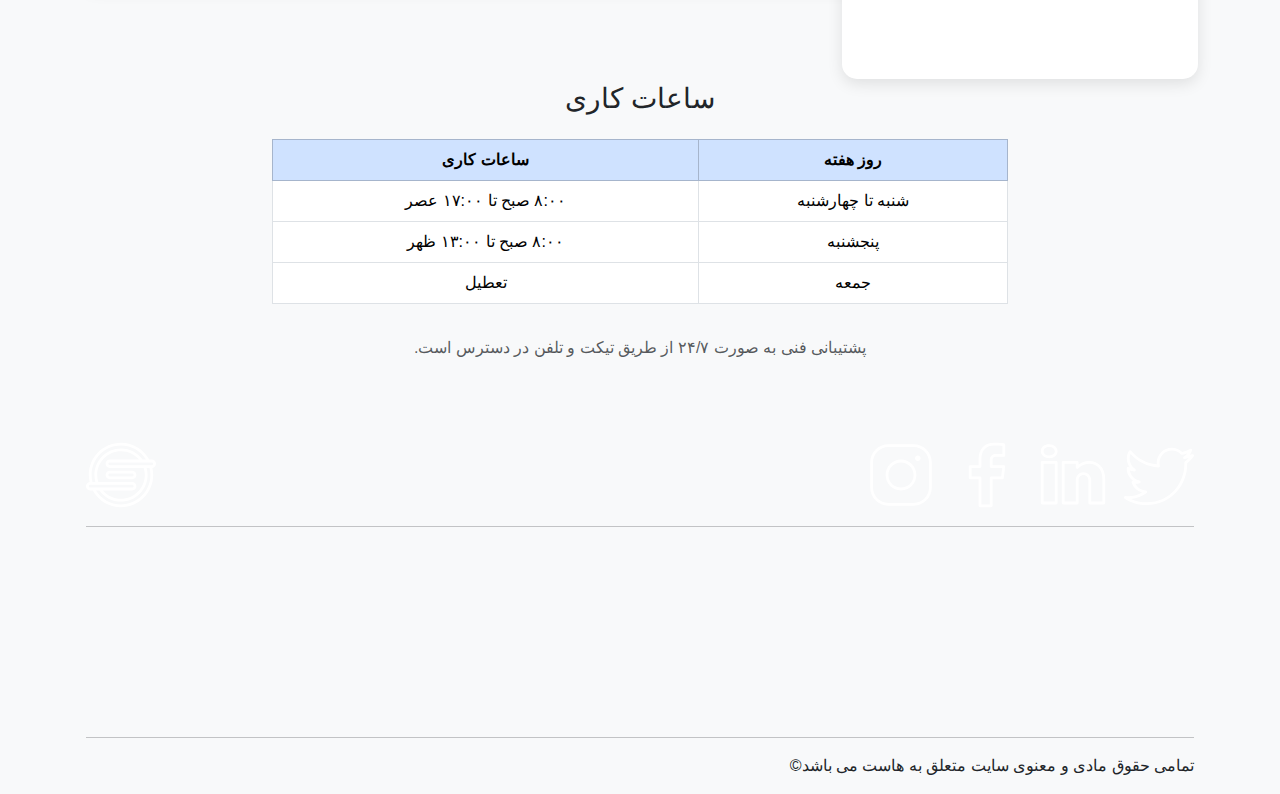
<file: contactus/index.html>
<!DOCTYPE html>
<html lang="fa" dir="rtl">
<head>
    <meta charset="UTF-8">
    <meta name="viewport" content="width=device-width, initial-scale=1.0">
    <title>تماس با ما | میزبانی حرفه ای </title>
    <link href="https://cdn.jsdelivr.net/npm/bootstrap@5.3.0/dist/css/bootstrap.min.css" rel="stylesheet">
    <link rel="stylesheet" href="https://cdn.jsdelivr.net/npm/bootstrap-icons@1.10.0/font/bootstrap-icons.css">
    <style>
        :root {
            --primary-color: #4e54c8;
            --secondary-color: #8f94fb;
        }
        
        body {
            font-family: 'Vazir', sans-serif;
            background-color: #f8f9fa;
        }
        
        .contact-hero {
            background: linear-gradient(135deg, var(--primary-color), var(--secondary-color));
            color: white;
            padding: 4rem 0;
            margin-bottom: 3rem;
            border-radius: 0 0 20px 20px;
        }
        
        .contact-card {
            border: none;
            border-radius: 15px;
            box-shadow: 0 5px 15px rgba(0,0,0,0.1);
            transition: all 0.3s;
            margin-bottom: 2rem;
        }
        
        .contact-card:hover {
            transform: translateY(-5px);
            box-shadow: 0 10px 25px rgba(0,0,0,0.15);
        }
        
        .contact-icon {
            font-size: 2rem;
            color: var(--primary-color);
            margin-bottom: 1rem;
        }
        
        .btn-primary {
            background-color: var(--primary-color);
            border-color: var(--primary-color);
            padding: 0.5rem 2rem;
        }
        
        .btn-primary:hover {
            background-color: #3a41b0;
            border-color: #3a41b0;
        }
        
        .form-control:focus {
            border-color: var(--primary-color);
            box-shadow: 0 0 0 0.25rem rgba(78, 84, 200, 0.25);
        }
        
        .map-container {
            border-radius: 15px;
            overflow: hidden;
            box-shadow: 0 5px 15px rgba(0,0,0,0.1);
        }
    </style>
</head>
<body>
    <nav class="navbar navbar-expand-lg navbar-dark bg-dark">
        <div class="container">
            <a class="navbar-brand" href="#">میزبانی وردپرس</a>
            <button class="navbar-toggler" type="button" data-bs-toggle="collapse" data-bs-target="#navbarNav">
                <span class="navbar-toggler-icon"></span>
            </button>
            <div class="collapse navbar-collapse" id="navbarNav">
                <ul class="navbar-nav me-auto">
                    <li class="nav-item">
                        <a class="nav-link" href="index.html">خانه</a>
                    </li>
                    <li class="nav-item">
                        <a class="nav-link" href="#">میزبانی وردپرس</a>
                    </li>
                    <li class="nav-item">
                        <a class="nav-link" href="#">مشتریان ما</a>
                    </li>
                    <li class="nav-item">
                        <a class="nav-link active" href="contact.html">تماس با ما</a>
                    </li>
                </ul>
                <div class="d-flex">
                    <a href="#" class="btn btn-outline-light">ورود</a>
                </div>
            </div>
        </div>
    </nav>

    <!-- بخش هدر تماس -->
    <section class="contact-hero">
        <div class="container text-center">
            <h1 class="display-5 fw-bold mb-3">تماس با ما</h1>
            <p class="lead">ما اینجا هستیم تا به سوالات شما پاسخ دهیم</p>
        </div>
    </section>

    <section class="py-5">
        <div class="container">
            <div class="row">
                <div class="col-lg-4 mb-4 mb-lg-0">
                    <div class="card contact-card h-100">
                        <div class="card-body text-center p-4">
                            <i class="bi bi-geo-alt-fill contact-icon"></i>
                            <h4 class="card-title">آدرس ما</h4>
                            <p class="card-text text-muted">تهران، خیابان آزادی، بلوار کشاورز، پلاک ۱۲۳، طبقه ۴</p>
                        </div>
                    </div>

                    
                    <div class="card contact-card h-100">
                        <div class="card-body text-center p-4">
                            <i class="bi bi-envelope-fill contact-icon"></i>
                            <h4 class="card-title">ایمیل ما</h4>
                            <p class="card-text text-muted">info@example.com</p>
                            <p class="card-text text-muted">support@example.com</p>
                        </div>
                    </div>
                </div>
                
                <div class="col-lg-8">
                    <div class="card contact-card">
                        <div class="card-body p-4">
                            <h3 class="mb-4">فرم تماس با ما</h3>
                            <p class="text-muted mb-4">لطفاً فرم زیر را پر کنید و در اسرع وقت با شما تماس خواهیم گرفت.</p>
                            
                            <form>
                                <div class="row g-3">
                                    <div class="col-md-6">
                                        <label for="name" class="form-label">نام کامل</label>
                                        <input type="text" class="form-control" id="name" required>
                                    </div>
                                    <div class="col-md-6">
                                        <label for="email" class="form-label">ایمیل</label>
                                        <input type="email" class="form-control" id="email" required>
                                    </div>
                                    <div class="col-md-6">
                                        <label for="phone" class="form-label">شماره تماس</label>
                                        <input type="tel" class="form-control" id="phone">
                                    </div>
                                    <div class="col-md-6">
                                        <label for="subject" class="form-label">موضوع</label>
                                        <select class="form-select" id="subject" required>
                                            <option value="" selected disabled>انتخاب کنید...</option>
                                            <option value="support">پشتیبانی فنی</option>
                                            <option value="sales">فروش و پیشنهادات</option>
                                            <option value="billing">صورتحساب و پرداخت</option>
                                            <option value="other">سایر موارد</option>
                                        </select>
                                    </div>
                                    <div class="col-12">
                                        <label for="message" class="form-label">پیام شما</label>
                                        <textarea class="form-control" id="message" rows="5" required></textarea>
                                    </div>
                                    <div class="col-12">
                                        <div class="form-check">
                                            <input class="form-check-input" type="checkbox" id="agree" required>
                                            <label class="form-check-label" for="agree">
                                                با <a href="#">قوانین و مقررات</a> موافقت می‌کنم
                                            </label>
                                        </div>
                                    </div>
                                    <div class="col-12">
                                        <button type="submit" class="btn btn-primary px-4">ارسال پیام</button>
                                    </div>
                                </div>
                            </form>
                        </div>
                    </div>
                </div>
            </div>
            
            <!-- نقشه گوگل -->
            <div class="row mt-5">
                <div class="col-12">
                    <h3 class="mb-4">ما روی نقشه</h3>
                    <div class="map-container">
                        <iframe src="https://www.google.com/maps/embed?pb=!1m18!1m12!1m3!1d3239.837665018942!2d51.38882031526925!3d35.69964498018938!2m3!1f0!2f0!3f0!3m2!1i1024!2i768!4f13.1!3m3!1m2!1s0x0%3A0x0!2zMzXCsDQxJzU4LjciTiA1McKwMjMnMjMuOSJF!5e0!3m2!1sen!2s!4v1620000000000!5m2!1sen!2s" 
                                width="100%" height="450" style="border:0;" allowfullscreen="" loading="lazy"></iframe>
                    </div>
                </div>
            </div>
        </div>
    </section>

    <!-- ساعات کاری -->
    <section class="py-5 bg-light">
        <div class="container">
            <div class="row justify-content-center">
                <div class="col-lg-8 text-center">
                    <h3 class="mb-4">ساعات کاری</h3>
                    <div class="table-responsive">
                        <table class="table table-bordered">
                            <thead class="table-primary">
                                <tr>
                                    <th>روز هفته</th>
                                    <th>ساعات کاری</th>
                                </tr>
                            </thead>
                            <tbody>
                                <tr>
                                    <td>شنبه تا چهارشنبه</td>
                                    <td>۸:۰۰ صبح تا ۱۷:۰۰ عصر</td>
                                </tr>
                                <tr>
                                    <td>پنجشنبه</td>
                                    <td>۸:۰۰ صبح تا ۱۳:۰۰ ظهر</td>
                                </tr>
                                <tr>
                                    <td>جمعه</td>
                                    <td>تعطیل</td>
                                </tr>
                            </tbody>
                        </table>
                    </div>
                    <p class="mt-3 text-muted">پشتیبانی فنی به صورت ۲۴/۷ از طریق تیکت و تلفن در دسترس است.</p>
                </div>
            </div>
        </div>
    </section>

    <footer>
        <div class="container p-3">
            <div class="d-flex justify-content-between align-items-center">
                <div class="d-flex column-gap-3">
                    <a href="#">
                        <svg class="text-light" xmlns="http://www.w3.org/2000/svg" xmlns:xlink="http://www.w3.org/1999/xlink" viewBox="0,0,256,256" width="70px" height="70px" fill-rule="nonzero"><g fill="#ffffff" fill-rule="nonzero" stroke="none" stroke-width="1" stroke-linecap="butt" stroke-linejoin="miter" stroke-miterlimit="10" stroke-dasharray="" stroke-dashoffset="0" font-family="none" font-weight="none" font-size="none" text-anchor="none" style="mix-blend-mode: normal"><g transform="scale(5.12,5.12)"><path d="M34.21875,5.46875c-5.98047,0 -10.84375,4.86328 -10.84375,10.84375c0,0.35938 0.08984,0.71094 0.125,1.0625c-7.39453,-0.70703 -13.93359,-4.26953 -18.375,-9.71875c-0.20703,-0.26172 -0.52734,-0.40234 -0.86328,-0.37891c-0.33203,0.02344 -0.62891,0.21484 -0.79297,0.50391c-0.93359,1.60547 -1.46875,3.45313 -1.46875,5.4375c0,2.40234 0.85938,4.60156 2.1875,6.40625c-0.25781,-0.11328 -0.53906,-0.17578 -0.78125,-0.3125c-0.30859,-0.16406 -0.67969,-0.15625 -0.98047,0.02344c-0.30078,0.17969 -0.48438,0.50391 -0.48828,0.85156v0.125c0,3.68359 1.90625,6.88281 4.71875,8.84375c-0.03125,-0.00391 -0.0625,0.00781 -0.09375,0c-0.34375,-0.05859 -0.69141,0.0625 -0.92187,0.32422c-0.23047,0.26172 -0.30469,0.625 -0.20312,0.95703c1.11719,3.47266 3.96875,6.125 7.5,7.09375c-2.8125,1.67188 -6.07422,2.65625 -9.59375,2.65625c-0.76172,0 -1.49219,-0.03906 -2.21875,-0.125c-0.46875,-0.0625 -0.91797,0.21094 -1.07422,0.65625c-0.16016,0.44531 0.01563,0.94141 0.41797,1.1875c4.51172,2.89453 9.86719,4.59375 15.625,4.59375c9.33203,0 16.65234,-3.89844 21.5625,-9.46875c4.91016,-5.57031 7.46875,-12.80469 7.46875,-19.5625c0,-0.28516 -0.02344,-0.5625 -0.03125,-0.84375c1.83203,-1.40234 3.46875,-3.04687 4.75,-4.96875c0.25391,-0.37109 0.22656,-0.86719 -0.06641,-1.21094c-0.28906,-0.34375 -0.77734,-0.44922 -1.18359,-0.25781c-0.51562,0.23047 -1.11719,0.25391 -1.65625,0.4375c0.71094,-0.94922 1.32031,-1.97266 1.6875,-3.125c0.125,-0.39453 -0.01172,-0.82812 -0.33594,-1.08594c-0.32422,-0.25391 -0.77734,-0.28516 -1.13281,-0.07031c-1.70703,1.01172 -3.59766,1.72266 -5.59375,2.15625c-1.9375,-1.8125 -4.48828,-3.03125 -7.34375,-3.03125zM34.21875,7.46875c2.55078,0 4.85547,1.08984 6.46875,2.8125c0.24219,0.25 0.59766,0.35547 0.9375,0.28125c1.30469,-0.25781 2.54297,-0.63672 3.75,-1.125c-0.69531,0.9375 -1.55469,1.73828 -2.5625,2.34375c-0.45703,0.22266 -0.67187,0.75 -0.50391,1.23047c0.16406,0.47656 0.66406,0.75391 1.16016,0.64453c1,-0.12109 1.89063,-0.52734 2.84375,-0.78125c-0.85547,0.92578 -1.79297,1.76172 -2.8125,2.5c-0.27734,0.20313 -0.42969,0.53125 -0.40625,0.875c0.01563,0.40625 0.03125,0.80859 0.03125,1.21875c0,6.25 -2.39844,13.03516 -6.96875,18.21875c-4.57031,5.18359 -11.28125,8.8125 -20.0625,8.8125c-3.98828,0 -7.75391,-0.88281 -11.15625,-2.4375c4.21875,-0.32422 8.10938,-1.81641 11.25,-4.28125c0.32813,-0.26172 0.45703,-0.69922 0.32422,-1.09766c-0.13281,-0.39844 -0.5,-0.67187 -0.91797,-0.68359c-3.29687,-0.05859 -6.05859,-1.97656 -7.53125,-4.6875c0.05469,0 0.10156,0 0.15625,0c0.98828,0 1.96484,-0.125 2.875,-0.375c0.4375,-0.12891 0.73828,-0.53516 0.72266,-0.99219c-0.01562,-0.45703 -0.33984,-0.84766 -0.78516,-0.94531c-3.55859,-0.71875 -6.22656,-3.61719 -6.84375,-7.21875c1.00781,0.34766 2.03906,0.62109 3.15625,0.65625c0.45703,0.02734 0.87109,-0.25781 1.01172,-0.69141c0.14063,-0.43359 -0.03125,-0.91016 -0.41797,-1.15234c-2.375,-1.58984 -3.9375,-4.29687 -3.9375,-7.375c0,-1.14062 0.29688,-2.1875 0.6875,-3.1875c5,5.48828 12,9.13281 19.90625,9.53125c0.3125,0.01563 0.61719,-0.11328 0.82031,-0.35156c0.20313,-0.24219 0.28125,-0.5625 0.21094,-0.86719c-0.15234,-0.64844 -0.25,-1.33594 -0.25,-2.03125c0,-4.89844 3.94531,-8.84375 8.84375,-8.84375z"></path></g></g></svg>
                    </a>
                    <a href="#">
                        <svg class="text-light" xmlns="http://www.w3.org/2000/svg" xmlns:xlink="http://www.w3.org/1999/xlink" viewBox="0,0,256,256" width="70px" height="70px" fill-rule="nonzero"><g fill="#ffffff" fill-rule="nonzero" stroke="none" stroke-width="1" stroke-linecap="butt" stroke-linejoin="miter" stroke-miterlimit="10" stroke-dasharray="" stroke-dashoffset="0" font-family="none" font-weight="none" font-size="none" text-anchor="none" style="mix-blend-mode: normal"><g transform="scale(5.12,5.12)"><path d="M8,3.01172c-1.68739,0 -3.16452,0.47991 -4.24609,1.35352c-1.08157,0.8736 -1.74219,2.16798 -1.74219,3.58203c0,2.74357 2.45699,4.8672 5.70508,4.99414c0.09162,0.02933 0.18702,0.04512 0.2832,0.04688c1.75357,0 3.24619,-0.51401 4.3125,-1.42383c1.06631,-0.90981 1.67578,-2.22152 1.67578,-3.61719c-0.00015,-0.01824 -0.0008,-0.03648 -0.00195,-0.05469c-0.15402,-2.76089 -2.61155,-4.88086 -5.98633,-4.88086zM8,4.98828c2.60907,0 3.89588,1.28106 4.00586,2.98438c-0.0071,0.83228 -0.3293,1.53924 -0.97461,2.08984c-0.65244,0.55669 -1.65982,0.94922 -3.03125,0.94922c-2.60195,0 -4.01172,-1.41255 -4.01172,-3.06445c0,-0.82595 0.33939,-1.50502 1.00781,-2.04492c0.66843,-0.5399 1.6913,-0.91406 3.00391,-0.91406zM3,15c-0.55226,0.00006 -0.99994,0.44774 -1,1v29c0.00006,0.55226 0.44774,0.99994 1,1h10c0.55226,-0.00006 0.99994,-0.44774 1,-1v-9.33594v-19.66406c-0.00006,-0.55226 -0.44774,-0.99994 -1,-1zM18,15c-0.55226,0.00006 -0.99994,0.44774 -1,1v29c0.00006,0.55226 0.44774,0.99994 1,1h10c0.55226,-0.00006 0.99994,-0.44774 1,-1v-16v-0.25v-0.25c0,-1.94442 1.55558,-3.5 3.5,-3.5c1.94442,0 3.5,1.55558 3.5,3.5v16.5c0.00006,0.55226 0.44774,0.99994 1,1h10c0.55226,-0.00006 0.99994,-0.44774 1,-1v-17c0,-4.12652 -1.21211,-7.39555 -3.25586,-9.625c-2.04375,-2.22945 -4.89493,-3.375 -7.95703,-3.375c-3.90424,0 -6.26548,1.42608 -7.78711,2.60156v-1.60156c-0.00006,-0.55226 -0.44774,-0.99994 -1,-1zM4,17h8v18.66406v8.33594h-8zM19,17h8v2.63867c0.00013,0.41422 0.2556,0.78549 0.64242,0.93364c0.38682,0.14814 0.82494,0.0425 1.10172,-0.26567c0,0 2.9657,-3.30664 8.04297,-3.30664c2.5729,0 4.82842,0.92227 6.48242,2.72656c1.654,1.8043 2.73047,4.53496 2.73047,8.27344v16h-8v-15.5c0.00126,-0.14111 -0.02737,-0.28089 -0.08398,-0.41016c-0.22196,-2.82573 -2.53569,-5.08984 -5.41602,-5.08984c-3.02558,0 -5.5,2.47442 -5.5,5.5v0.25v0.25v15h-8z"></path></g></g></svg>
                    </a>
                    <a href="#">
                        <svg class="text-light" xmlns="http://www.w3.org/2000/svg" xmlns:xlink="http://www.w3.org/1999/xlink" viewBox="0,0,256,256" width="70px" height="70px" fill-rule="nonzero"><g fill="#ffffff" fill-rule="nonzero" stroke="none" stroke-width="1" stroke-linecap="butt" stroke-linejoin="miter" stroke-miterlimit="10" stroke-dasharray="" stroke-dashoffset="0" font-family="none" font-weight="none" font-size="none" text-anchor="none" style="mix-blend-mode: normal"><g transform="scale(5.12,5.12)"><path d="M30.14063,2c-3.27025,0 -6.09523,0.99694 -8.07812,2.9668c-1.9829,1.96986 -3.0625,4.85703 -3.0625,8.40039v4.63281h-6c-0.55226,0.00006 -0.99994,0.44774 -1,1v8c0.00006,0.55226 0.44774,0.99994 1,1h6v19c0.00006,0.55226 0.44774,0.99994 1,1h8c0.55226,-0.00006 0.99994,-0.44774 1,-1v-19h7c0.50395,-0.00003 0.92915,-0.37501 0.99219,-0.875l1,-8c0.03584,-0.28475 -0.05237,-0.57117 -0.24221,-0.78642c-0.18983,-0.21524 -0.46299,-0.33856 -0.74998,-0.33858h-8v-4c0,-1.11667 0.88333,-2 2,-2h6c0.55226,-0.00006 0.99994,-0.44774 1,-1v-7.6543c-0.00063,-0.50124 -0.37221,-0.9246 -0.86914,-0.99023c-0.88367,-0.11725 -4.07368,-0.35547 -6.99023,-0.35547zM30.14063,4c2.43785,0 4.79448,0.19505 5.85938,0.29492v5.70508h-5c-2.19733,0 -4,1.80267 -4,4v5c0.00006,0.55226 0.44774,0.99994 1,1h7.86719l-0.75,6h-7.11719c-0.55226,0.00006 -0.99994,0.44774 -1,1v19h-6v-19c-0.00006,-0.55226 -0.44774,-0.99994 -1,-1h-6v-6h6c0.55226,-0.00006 0.99994,-0.44774 1,-1v-5.63281c0,-3.14464 0.9203,-5.44028 2.47266,-6.98242c1.55235,-1.54214 3.79722,-2.38477 6.66797,-2.38477z"></path></g></g></svg>
                    </a>
                    <a href="#">
                        <svg class="text-light" xmlns="http://www.w3.org/2000/svg" xmlns:xlink="http://www.w3.org/1999/xlink" viewBox="0,0,256,256" width="70px" height="70px" fill-rule="nonzero"><g fill="#ffffff" fill-rule="nonzero" stroke="none" stroke-width="1" stroke-linecap="butt" stroke-linejoin="miter" stroke-miterlimit="10" stroke-dasharray="" stroke-dashoffset="0" font-family="none" font-weight="none" font-size="none" text-anchor="none" style="mix-blend-mode: normal"><g transform="scale(5.12,5.12)"><path d="M16,3c-7.16752,0 -13,5.83248 -13,13v18c0,7.16752 5.83248,13 13,13h18c7.16752,0 13,-5.83248 13,-13v-18c0,-7.16752 -5.83248,-13 -13,-13zM16,5h18c6.08648,0 11,4.91352 11,11v18c0,6.08648 -4.91352,11 -11,11h-18c-6.08648,0 -11,-4.91352 -11,-11v-18c0,-6.08648 4.91352,-11 11,-11zM37,11c-1.10457,0 -2,0.89543 -2,2c0,1.10457 0.89543,2 2,2c1.10457,0 2,-0.89543 2,-2c0,-1.10457 -0.89543,-2 -2,-2zM25,14c-6.06329,0 -11,4.93671 -11,11c0,6.06329 4.93671,11 11,11c6.06329,0 11,-4.93671 11,-11c0,-6.06329 -4.93671,-11 -11,-11zM25,16c4.98241,0 9,4.01759 9,9c0,4.98241 -4.01759,9 -9,9c-4.98241,0 -9,-4.01759 -9,-9c0,-4.98241 4.01759,-9 9,-9z"></path></g></g></svg>
                    </a>
                </div>
                <div>
                    <svg class="ma-icon-brand text-light" xmlns="http://www.w3.org/2000/svg" xmlns:xlink="http://www.w3.org/1999/xlink" viewBox="0,0,256,256" width="70px" height="70px" fill-rule="nonzero"><g fill="#ffffff" fill-rule="nonzero" stroke="none" stroke-width="1" stroke-linecap="butt" stroke-linejoin="miter" stroke-miterlimit="10" stroke-dasharray="" stroke-dashoffset="0" font-family="none" font-weight="none" font-size="none" text-anchor="none" style="mix-blend-mode: normal"><g transform="scale(5.12,5.12)"><path d="M25,2c-12.682,0 -23,10.317 -23,23c0,1.734 0.20527,3.41797 0.57227,5.04297c-1.451,0.21 -2.57227,1.44903 -2.57227,2.95703c0,1.654 1.346,3 3,3h1.81836c3.908,7.141 11.48364,12 20.18164,12c12.682,0 23,-10.317 23,-23c0,-1.734 -0.20527,-3.41797 -0.57227,-5.04297c1.451,-0.21 2.57227,-1.44903 2.57227,-2.95703c0,-1.654 -1.346,-3 -3,-3h-1.81836c-3.908,-7.141 -11.48364,-12 -20.18164,-12zM25,4c7.548,0 14.173,4.006 17.875,10h-1.18164h-1.23633c-3.446,-4.833 -9.08203,-8 -15.45703,-8c-10.477,0 -19,8.523 -19,19c0,1.734 0.25336,3.405 0.69336,5h-1.05078h-1.01953c-0.397,-1.604 -0.62305,-3.275 -0.62305,-5c0,-11.579 9.42,-21 21,-21zM25,8c5.176,0 9.80192,2.338 12.91992,6h-1.39453h-19.52539c-1.654,0 -3,1.346 -3,3c0,1.654 1.346,3 3,3h18h5.16406h1.05273c0.494,1.583 0.7832,3.256 0.7832,5c0,9.374 -7.626,17 -17,17c-5.176,0 -9.80192,-2.338 -12.91992,-6h1.40234h19.51758c1.654,0 3,-1.346 3,-3c0,-1.654 -1.346,-3 -3,-3h-18h-5.16992h-1.04687c-0.494,-1.583 -0.7832,-3.256 -0.7832,-5c0,-9.374 7.626,-17 17,-17zM17,16h30c0.551,0 1,0.449 1,1c0,0.551 -0.449,1 -1,1h-30c-0.551,0 -1,-0.449 -1,-1c0,-0.551 0.449,-1 1,-1zM43.30664,20h1.04883h1.02148c0.397,1.604 0.62305,3.275 0.62305,5c0,11.579 -9.42,21 -21,21c-7.548,0 -14.173,-4.006 -17.875,-10h1.17578h1.24219c3.446,4.833 9.08203,8 15.45703,8c10.477,0 19,-8.523 19,-19c0,-1.734 -0.25336,-3.405 -0.69336,-5zM17,22c-1.654,0 -3,1.346 -3,3c0,1.654 1.346,3 3,3h16c1.654,0 3,-1.346 3,-3c0,-1.654 -1.346,-3 -3,-3zM17,24h16c0.551,0 1,0.449 1,1c0,0.551 -0.449,1 -1,1h-16c-0.551,0 -1,-0.449 -1,-1c0,-0.551 0.449,-1 1,-1zM3,32h30c0.551,0 1,0.449 1,1c0,0.551 -0.449,1 -1,1h-30c-0.551,0 -1,-0.449 -1,-1c0,-0.551 0.449,-1 1,-1z"></path></g></g></svg>
                </div>
            </div>
            <hr class="my-3">
            <div class="d-flex justify-content-between align-items-start flex-wrap">
                <div class="ma-wrap-item">
                    <h5 class="text-light h3">امکانات</h5>
                    <ul class="list-unstyled ms-4 ma-ms-0">
                        <li><a class="link-light link-opacity-75 link-opacity-100-hover" href="#">استفاده آسان</a></li>
                        <li><a class="link-light link-opacity-75 link-opacity-100-hover" href="#">ابزارهای مختلف</a></li>
                        <li><a class="link-light link-opacity-75 link-opacity-100-hover" href="#">استفاده تیمی</a></li>
                        <li><a class="link-light link-opacity-75 link-opacity-100-hover" href="#">برنامه نویسان پیشرفته</a></li>
                        <li><a class="link-light link-opacity-75 link-opacity-100-hover" href="#">لایف تایم مناسب</a></li>
                    </ul>
                </div>
                <div class="ma-wrap-item">
                    <h5 class="text-light h3">منابع ما</h5>
                    <ul class="list-unstyled ms-4 ma-ms-0">
                        <li><a class="link-light link-opacity-75 link-opacity-100-hover" href="#">منابع های آموزشی</a></li>
                        <li><a class="link-light link-opacity-75 link-opacity-100-hover" href="#">ویدیو های آموزشی</a></li>
                        <li><a class="link-light link-opacity-75 link-opacity-100-hover" href="#">مقالات</a></li>
                    </ul>
                </div>
                <div class="ma-wrap-item">
                    <h5 class="text-light h3">درباره ما</h5>
                    <ul class="list-unstyled ms-4 ma-ms-0">
                        <li><a class="link-light link-opacity-75 link-opacity-100-hover" href="#">تیم ما</a></li>
                        <li><a class="link-light link-opacity-75 link-opacity-100-hover" href="#">آدرس ما</a></li>
                        <li><a class="link-light link-opacity-75 link-opacity-100-hover" href="#">تلفن ما</a></li>
                    </ul>
                </div>
            </div>
            <hr class="mb-3">
            <div class="d-flex flex-column flex-sm-row justify-content-between align-items-center">
                <span class="text-center mb-2 mb-sm-0">تمامی حقوق مادی و معنوی سایت متعلق به هاست می باشد&copy;</span>
                <div>
                    <span><a class="link-light link-opacity-75 link-opacity-100-hover me-2" href="#">قوانین و مقررات</a></span>
                    <span><a class="link-light link-opacity-75 link-opacity-100-hover" href="#">حریم خصوصی</a></span>
                </div>
            </div>
        </div>
    </footer>

    <script src="https://cdn.jsdelivr.net/npm/bootstrap@5.3.0/dist/js/bootstrap.bundle.min.js"></script>
</body>
</html>
</file>
<file: style/fonts/vazir.css>
/* ---------------------- vazir thin font start ---------------------- */

@font-face {
    font-family: 'vazir';
    src: url('./vazir/eot/Vazir-Thin.eot');
    src: url('./vazir/eot/Vazir-Thin.eot?#iefix') format('embeded-opentype'),
            url('./vazir/woff2/Vazir-Thin.woff2') format('woff2'),
            url('./vazir/woff/Vazir-Thin.woff') format('woff'),
            url('./vazir/ttf/Vazir-Thin.ttf') format('truetype');
    font-weight: 100;
    font-style: normal;
}

/* ---------------------- vazir thin font end ---------------------- */

/* ---------------------- vazir light font start ---------------------- */

@font-face {
    font-family: 'vazir';
    src: url('./vazir/eot/Vazir-Light.eot');
    src: url('./vazir/eot/Vazir-Light.eot?#iefix') format('embeded-opentype'),
            url('./vazir/woff2/Vazir-Light.woff2') format('woff2'),
            url('./vazir/woff/Vazir-Light.woff') format('woff'),
            url('./vazir/ttf/Vazir-Light.ttf') format('truetype');
    font-weight: 300;
    font-style: normal;
}

/* ---------------------- vazir light font end ---------------------- */

/* ---------------------- vazir normal font start ---------------------- */

@font-face {
    font-family: 'vazir';
    src: url('./vazir/eot/Vazir.eot');
    src: url('./vazir/eot/Vazir.eot?#iefix') format('embeded-opentype'),
            url('./vazir/woff2/Vazir.woff2') format('woff2'),
            url('./vazir/woff/Vazir.woff') format('woff'),
            url('./vazir/ttf/Vazir.ttf') format('truetype');
    font-weight: normal;
    font-style: normal;
}

/* ---------------------- vazir normal font end ---------------------- */

/* ---------------------- vazir medium font start ---------------------- */

@font-face {
    font-family: 'vazir';
    src: url('./vazir/eot/Vazir-Medium.eot');
    src: url('./vazir/eot/Vazir-Medium.eot?#iefix') format('embeded-opentype'),
            url('./vazir/woff2/Vazir-Medium.woff2') format('woff2'),
            url('./vazir/woff/Vazir-Medium.woff') format('woff'),
            url('./vazir/ttf/Vazir-Medium.ttf') format('truetype');
    font-weight: 500;
    font-style: normal;
}

/* ---------------------- vazir medium font end ---------------------- */

/* ---------------------- vazir bold font start ---------------------- */

@font-face {
    font-family: 'vazir';
    src: url('./vazir/eot/Vazir-Bold.eot');
    src: url('./vazir/eot/Vazir-Bold.eot?#iefix') format('embeded-opentype'),
            url('./vazir/woff2/Vazir-Bold.woff2') format('woff2'),
            url('./vazir/woff/Vazir-Bold.woff') format('woff'),
            url('./vazir/ttf/Vazir-Bold.ttf') format('truetype');
    font-weight: bold;
    font-style: normal;
}

/* ---------------------- vazir bold font end ---------------------- */
</file>
<file: style/css/style.css>
/* ---------------------- reset style start --------------------------- */

* {
    margin: 0;
    padding: 0;
    box-sizing: border-box;
    -moz-box-sizing: border-box;
    -webkit-box-sizing: border-box;
}

a {
    text-decoration: none;
}

/* ---------------------- reset style end --------------------------- */

/* ---------------------- general style start --------------------------- */

body {
    font-family: 'vazir', sans-serif;
    font-weight: 300;
    font-size: .8rem;
    
}

.main-container {
    /* background: linear-gradient(135deg, #0f0c29 0%, #302b63 50%, #24243e 100%); */
    padding: 3rem 0;
    width: 100%;
}


@media only screen and (min-width : 768px) {
    body {
        font-size: .9rem;
    }
}

@media only screen and (min-width : 992px) {
    body {
        font-size: 1rem;
    }
}

/* ---------------------- general style end --------------------------- */

/* ---------------------- utilities start --------------------------- */

.box-shadow-wide {
    box-shadow: 0 0.25rem 1.5rem #37474f;
}

/* ---------------------- utilities end --------------------------- */

/* ---------------------- main start --------------------------- */

/* ----- carousel start ----- */

#mainCarousel {
    background-color: rgb(10, 31, 68);
    margin-top: 4.425rem;
}

.carousel-inner {
    padding: 0 7% !important;
}

.carousel-item img {
    height: auto;
}

.carousel-control-prev,
.carousel-control-next {
    width: 6%;
    height: 50%;
}

@media only screen and (min-width : 576px) {
    .carousel-control-prev,
    .carousel-control-next {
        height: 65%;
    }
}

@media only screen and (min-width : 768px) {
    .carousel-control-prev,
    .carousel-control-next {
        height: auto;
    }
}

.carousel-control-prev-icon,
.carousel-control-next-icon {
    filter: grayscale(0) invert(0) !important;
}

.carousel-caption {
    position: unset;
}

.carousel-indicators button {
    background-color: rgba(173, 181, 189, 0.75) !important;
}

/* ----- carousel end ----- */

/* ----- content secotion start ----- */

.container {
    max-width: 1000px;
}

img.rounded-circle {
    width: 50%;
    height: auto;
    transition: transform .25s ease;
}

img.rounded-circle:hover {
    transform: scale(1.1);
}

.image-flags {
    width: 15%;
    height: auto;
}

/* ----- content secotion end ----- */

/* ---------------------- main end --------------------------- */

/* ---------------------- footer start --------------------------- */

footer {
    background: #161a1d;
}

footer svg:not(.ma-icon-brand) {
    width: 1.8rem;
    height: auto;
    cursor: pointer;
}

svg.ma-icon-brand {
    width: 2.3rem;
    height: auto;
}

div.ma-wrap-item {
    min-width: 130px;
}

@media only screen and (min-width : 292px) {
    .ma-ms-0 {
        margin-right: 0 !important;
    }
}

/* ---------------------- footer end --------------------------- */
</file>
